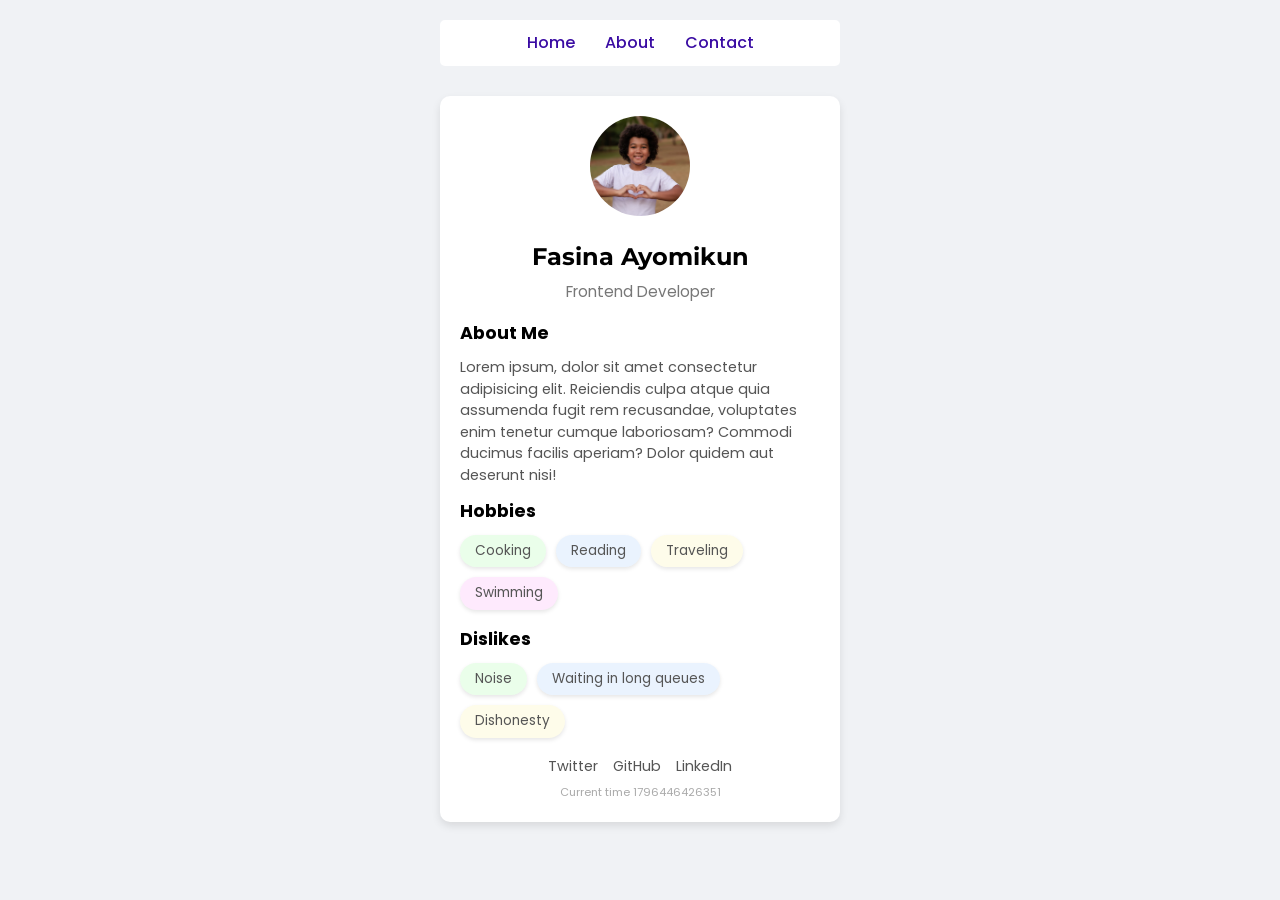
<file: index.html>
<!DOCTYPE html>
<html lang="en">
  <head>
    <meta charset="UTF-8" />
    <meta name="viewport" content="width=device-width, initial-scale=1.0" />
    <link rel="stylesheet" href="style.css" />
    <title>HNG 13 - Stage 0 Task</title>
  </head>
  <body>
    <nav class="navigation">
      <ul class="nav-links">
        <li><a href="index.html">Home</a></li>
        <li><a href="about.html">About</a></li>
        <li><a href="contact.html">Contact</a></li>
      </ul>
    </nav>
    <main>
      <article class="profile-card" data-testid="test-profile-card">
        <figure class="profile-image">
          <img
            data-testid="test-user-avatar"
            src="./profile.jpg"
            alt="Portrait of Fasina Ayomikun"
            width="200"
          />
        </figure>
        <header class="profile-header">
          <h2 data-testid="test-user-name">Fasina Ayomikun</h2>
          <p data-testid="test-user-role">Frontend Developer</p>
        </header>
        <section class="profile-bio">
          <h3>About Me</h3>
          <p data-testid="test-user-bio">
            Lorem ipsum, dolor sit amet consectetur adipisicing elit. Reiciendis
            culpa atque quia assumenda fugit rem recusandae, voluptates enim
            tenetur cumque laboriosam? Commodi ducimus facilis aperiam? Dolor
            quidem aut deserunt nisi!
          </p>
        </section>

        <section class="hobbies">
          <h3>Hobbies</h3>
          <ul data-testid="test-user-hobbies">
            <li>Cooking</li>
            <li>Reading</li>
            <li>Traveling</li>
            <li>Swimming</li>
          </ul>
        </section>

        <section class="dislikes">
          <h3>Dislikes</h3>
          <ul data-testid="test-user-dislikes">
            <li>Noise</li>
            <li>Waiting in long queues</li>
            <li>Dishonesty</li>
          </ul>
        </section>

        <footer>
          <nav class="profile-socials" data-testid="test-user-social-links">
            <ul>
              <li data-testid="test-user-social-twitter">
                <a
                  href="https://twitter.com"
                  target="_blank"
                  rel="noopener noreferrer"
                  >Twitter</a
                >
              </li>
              <li data-testid="test-user-social-github">
                <a
                  href="https://github.com"
                  target="_blank"
                  rel="noopener noreferrer"
                  >GitHub</a
                >
              </li>
              <li data-testid="test-user-social-linkedin">
                <a
                  href="https://linkedin.com"
                  target="_blank"
                  rel="noopener noreferrer"
                  >LinkedIn</a
                >
              </li>
            </ul>
          </nav>
          <p>
            Current time <time datetime="" data-testid="test-user-time"></time>
          </p>
        </footer>
      </article>
    </main>

    <script src="app.js"></script>
  </body>
</html>
</file>
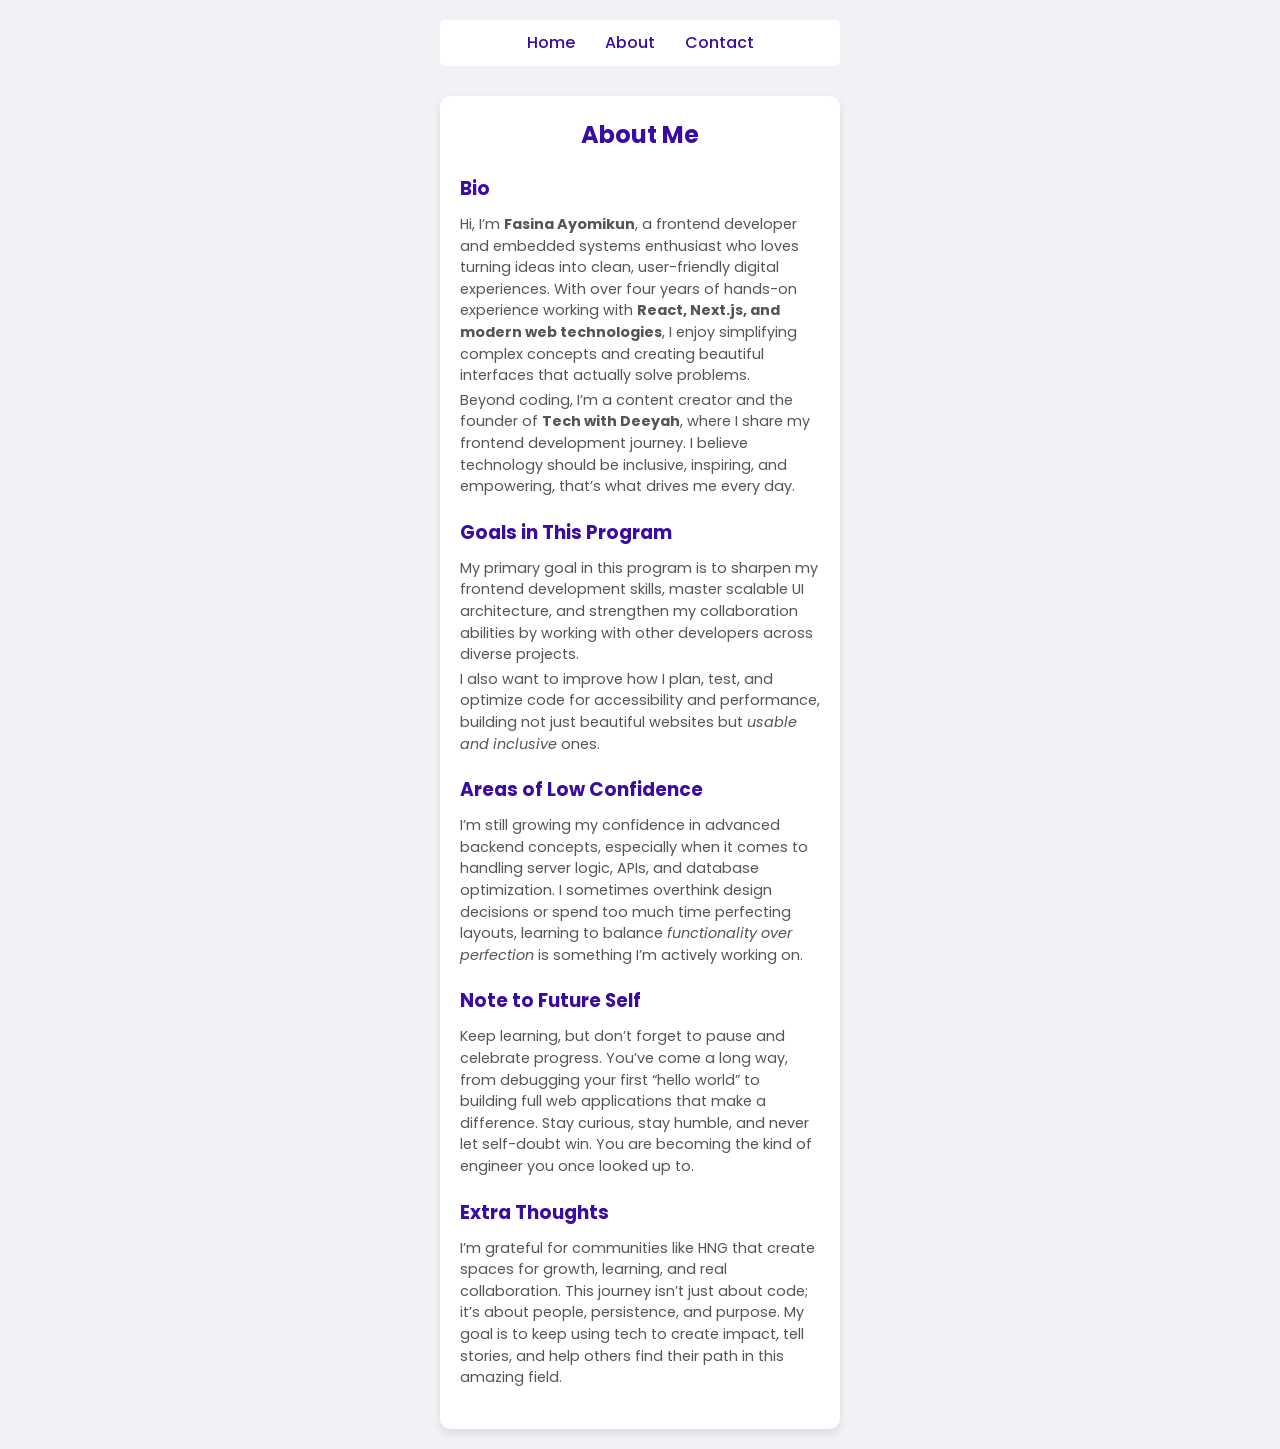
<file: about.html>
<!DOCTYPE html>
<html lang="en">
  <head>
    <meta charset="UTF-8" />
    <meta name="viewport" content="width=device-width, initial-scale=1.0" />
    <link rel="stylesheet" href="style.css" />
    <title>HNG 13 - Stage 1 Task - About Me</title>
  </head>
  <body>
    <nav class="navigation">
      <ul class="nav-links">
        <li><a href="index.html">Home</a></li>
        <li><a href="about.html">About</a></li>
        <li><a href="contact.html">Contact</a></li>
      </ul>
    </nav>
    <main data-testid="test-about-page" class="profile-card about-page">
      <h2>About Me</h2>

      <section data-testid="test-about-bio" class="about-section">
        <h3>Bio</h3>
        <p>
          Hi, I’m <strong>Fasina Ayomikun</strong>, a frontend developer and
          embedded systems enthusiast who loves turning ideas into clean,
          user-friendly digital experiences. With over four years of hands-on
          experience working with
          <strong>React, Next.js, and modern web technologies</strong>, I enjoy
          simplifying complex concepts and creating beautiful interfaces that
          actually solve problems.
        </p>
        <p>
          Beyond coding, I’m a content creator and the founder of
          <strong>Tech with Deeyah</strong>, where I share my frontend
          development journey. I believe technology should be inclusive,
          inspiring, and empowering, that’s what drives me every day.
        </p>
      </section>

      <section data-testid="test-about-goals" class="goals section">
        <h3>Goals in This Program</h3>
        <p>
          My primary goal in this program is to sharpen my frontend development
          skills, master scalable UI architecture, and strengthen my
          collaboration abilities by working with other developers across
          diverse projects.
        </p>
        <p>
          I also want to improve how I plan, test, and optimize code for
          accessibility and performance, building not just beautiful websites
          but <em>usable and inclusive</em> ones.
        </p>
      </section>

      <section data-testid="test-about-confidence">
        <h3>Areas of Low Confidence</h3>
        <p>
          I’m still growing my confidence in advanced backend concepts,
          especially when it comes to handling server logic, APIs, and database
          optimization. I sometimes overthink design decisions or spend too much
          time perfecting layouts, learning to balance
          <em>functionality over perfection</em> is something I’m actively
          working on.
        </p>
      </section>

      <section data-testid="test-about-future-note">
        <h3>Note to Future Self</h3>
        <p>
          Keep learning, but don’t forget to pause and celebrate progress.
          You’ve come a long way, from debugging your first “hello world” to
          building full web applications that make a difference. Stay curious,
          stay humble, and never let self-doubt win. You are becoming the kind
          of engineer you once looked up to.
        </p>
      </section>

      <section data-testid="test-about-extra">
        <h3>Extra Thoughts</h3>
        <p>
          I’m grateful for communities like HNG that create spaces for growth,
          learning, and real collaboration. This journey isn’t just about code;
          it’s about people, persistence, and purpose. My goal is to keep using
          tech to create impact, tell stories, and help others find their path
          in this amazing field.
        </p>
      </section>
    </main>
  </body>
</html>
</file>
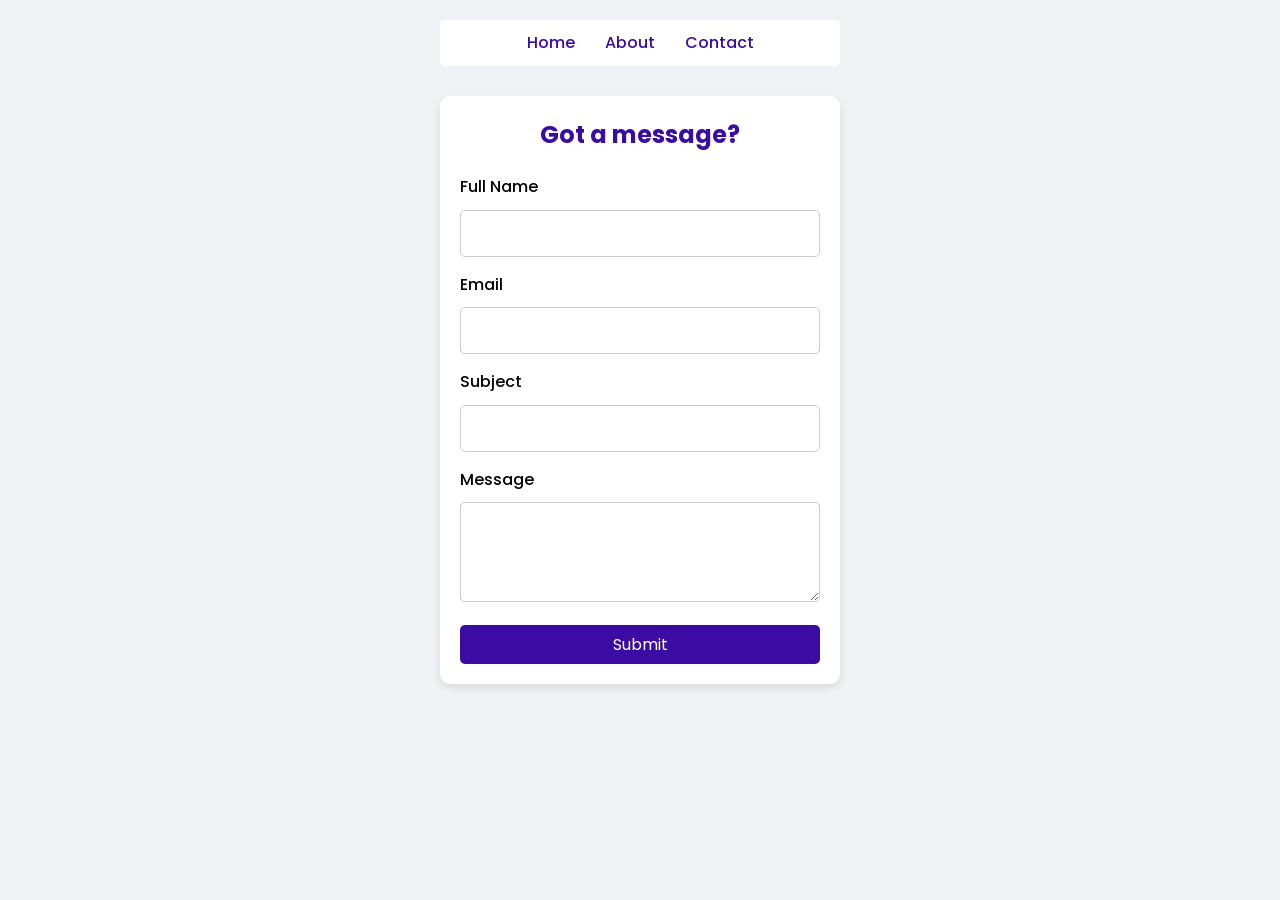
<file: contact.html>
<!DOCTYPE html>
<html lang="en">
  <head>
    <meta charset="UTF-8" />
    <meta name="viewport" content="width=device-width, initial-scale=1.0" />
    <link rel="stylesheet" href="style.css" />
    <title>HNG 13 - Stage 1 Task- Contact Page</title>
  </head>
  <body>
    <nav class="navigation">
      <ul class="nav-links">
        <li><a href="index.html">Home</a></li>
        <li><a href="about.html">About</a></li>
        <li><a href="contact.html">Contact</a></li>
      </ul>
    </nav>
    <main class="contact-page profile-card">
      <h2>Got a message?</h2>
      <form data-testid="test-contact-form" novalidate class="contact-form">
        <div>
          <label for="name">Full Name</label>
          <input
            id="name"
            type="text"
            data-testid="test-contact-name"
            required
          />
          <p
            id="name-error"
            class="error"
            data-testid="test-contact-error-name"
          ></p>
        </div>
        <div>
          <label for="email">Email</label>
          <input
            id="email"
            type="email"
            data-testid="test-contact-email"
            required
            aria-describedby="email-error"
          />
          <p
            id="email-error"
            class="error"
            data-testid="test-contact-error-email"
          ></p>
        </div>
        <div>
          <label for="subject">Subject</label>
          <input
            id="subject"
            type="text"
            data-testid="test-contact-subject"
            required
          />
          <p
            id="subject-error"
            class="error"
            data-testid="test-contact-error-subject"
          ></p>
        </div>
        <div>
          <label for="message">Message</label>
          <textarea
            id="message"
            data-testid="test-contact-message"
            required
          ></textarea>
          <p
            id="message-error"
            class="error"
            data-testid="test-contact-error-message"
          ></p>
        </div>
        <button type="submit" data-testid="test-contact-submit" class="btn">
          Submit
        </button>
      </form>

      <p data-testid="test-contact-success" class="success" hidden>
        Message sent successfully!
      </p>
    </main>
    <script src="contact.js"></script>
  </body>
</html>
</file>
<file: style.css>
@import url('https://fonts.googleapis.com/css2?family=Montserrat:ital,wght@0,100..900;1,100..900&family=Poppins:ital,wght@0,100;0,200;0,300;0,400;0,500;0,600;0,700;0,800;0,900;1,100;1,200;1,300;1,400;1,500;1,600;1,700;1,800;1,900&display=swap');

/* colour palette : #3a0ca3, #7209b7, #f72585 */

:root {
    --primary-color: #3a0ca3;
    --secondary-color: #7209b7;
    --accent-color: #f72585;
    --background-color: #f0f2f5;
    --text-color: #333;
}

* {

    padding: 0;
    margin: 0;
    box-sizing: border-box;
    font-family: 'Poppins', Tahoma, Geneva, Verdana, sans-serif;
}

html {

    overflow-wrap: anywhere;
}

body {
    background-color: var(--background-color);
    display: flex;
    flex-direction: column;

    gap: 20px;
    justify-content: center;
    align-items: center;
    height: fit-content;
    padding: 20px;
    line-height: 1.6;
    word-break: break-word;
}

.navigation {
    width: 100%;
    max-width: 400px;
}

.navigation .nav-links {
    list-style: none;
    display: flex;
    justify-content: center;
    gap: 30px;
    margin-bottom: 10px;
    background-color: #fff;
    padding: 10px 15px;
    border-radius: 5px;
}

.nav-links a {
    text-decoration: none;
    color: var(--primary-color);
    font-weight: 500;
    font-size: 1rem;
    transition: color 0.3s;
}

.nav-links a:hover {
    color: var(--accent-color);
}

.nav-links a:focus {
    color: var(--accent-color);
    outline: none;
}

.profile-card {
    background-color: #fff;
    border-radius: 10px;
    box-shadow: 0 4px 8px rgba(0, 0, 0, 0.1);
    width: 100%;
    max-width: 400px;
    padding: 20px;
    text-align: center;
}

.profile-image img {
    border-radius: 50%;
    width: 100px;
    height: 100px;
    object-fit: cover;
    margin-bottom: 15px;
}

.profile-header h2 {
    font-size: 1.5rem;
    margin-bottom: 3px;
    font-family: "Montserrat", sans-serif;
}

.profile-header p {
    color: #777;
    font-size: 0.95rem;
    margin-bottom: 15px;
}

.profile-bio {
    text-align: left;
    margin-bottom: 10px;
}

.profile-bio h3 {
    font-size: 1.1rem;
    margin-bottom: 10px;
}

.profile-bio p {
    font-size: 0.9rem;
    color: #555;
    line-height: 1.5;
}

.profile-socials ul {
    list-style: none;
    display: flex;
    justify-content: center;
    gap: 15px;
    margin-bottom: 6px;
}

.profile-socials a {
    text-decoration: none;
    color: #555;
    font-size: 0.9rem;
    transition: color 0.3s;
}

.profile-socials a:hover {
    color: #0073e6;
}

.profile-socials a:focus {
    color: #0073e6;
    outline: none;
}

.hobbies,
.dislikes {
    text-align: left;
    margin-bottom: 15px;
}

.hobbies h3,
.dislikes h3 {
    font-size: 1.1rem;
    margin-bottom: 10px;
}

.hobbies ul,
.dislikes ul {
    list-style: none;
    display: flex;
    flex-wrap: wrap;
    gap: 10px;

}

.hobbies li,
.dislikes li {
    font-size: 0.85rem;
    color: #555;
    line-height: 1.5;
    background-color: rgba(245, 52, 52, 0.1);
    padding: 6px 15px;
    border-radius: 50px;
    box-shadow: 0 2px 4px rgba(0, 0, 0, 0.1);

}

.hobbies li:first-child,
.dislikes li:first-child {
    background-color: rgba(52, 245, 52, 0.1);
}

.hobbies li:nth-child(2),
.dislikes li:nth-child(2) {
    background-color: rgba(52, 137, 245, 0.1);
}

.hobbies li:nth-child(3),
.dislikes li:nth-child(3) {
    background-color: rgba(245, 223, 52, 0.1);
}

.hobbies li:nth-child(4),
.dislikes li:nth-child(4) {
    background-color: rgba(245, 52, 231, 0.1);
}

.hobbies li:nth-child(5),
.dislikes li:nth-child(5) {
    background-color: rgba(52, 245, 199, 0.1);
}

footer {

    margin-top: 15px;
}

footer p {
    text-align: center;
    font-size: 0.7rem;
    color: #aaa;
}


/* Contact Page */

.contact-page h2 {
    text-align: center;
    margin-bottom: 20px;
    color: var(--primary-color);
}

label {
    display: block;
    margin-bottom: 5px;
    font-weight: 500;
    text-align: left;
}

input {
    width: 100%;
    padding: 10px;
    margin: 5px 0 15px 0;
    border: 1px solid #ccc;
    border-radius: 5px;
    font-size: 1rem;
    outline-color: var(--accent-color);
}

textarea {
    width: 100%;
    padding: 10px;
    outline-color: var(--accent-color);
    margin: 5px 0 15px 0;
    border: 1px solid #ccc;
    border-radius: 5px;
    font-size: 1rem;
    resize: vertical;
    min-height: 100px;
}

.btn {
    outline-color: var(--secondary-color);
    background-color: var(--primary-color);
    color: #fff;
    border: none;
    padding: 7px 15px;
    width: 100%;
    border-radius: 5px;
    cursor: pointer;
    font-size: 1rem;
    transition: background-color 0.3s;
}

.error {
    color: red;
    font-size: 0.8rem;
    margin-top: -10px;
    margin-bottom: 10px;
    text-align: left;
}

.success {
    color: green;
    font-size: 0.9rem;
    text-align: center;
    margin-top: 10px;
}

/* About Page */
.about-page h2 {
    text-align: center;
    margin-bottom: 20px;
    color: var(--primary-color);
}

.about-page section {
    margin-bottom: 20px;
    text-align: left;
}

.about-page section h3 {
    color: var(--primary-color);
    margin-bottom: 10px;
}

.about-page section p {
    font-size: 0.9rem;
    color: #555555;
    line-height: 1.5;
    margin: 3px 0;
}

@media (max-width:334px) {

    .hobbies li,
    .dislikes li {
        width: 100%;
        text-align: center;
    }

    footer {
        margin-top: 30px;
    }

    .profile-socials a {
        font-size: 0.8rem;
    }
}
</file>
